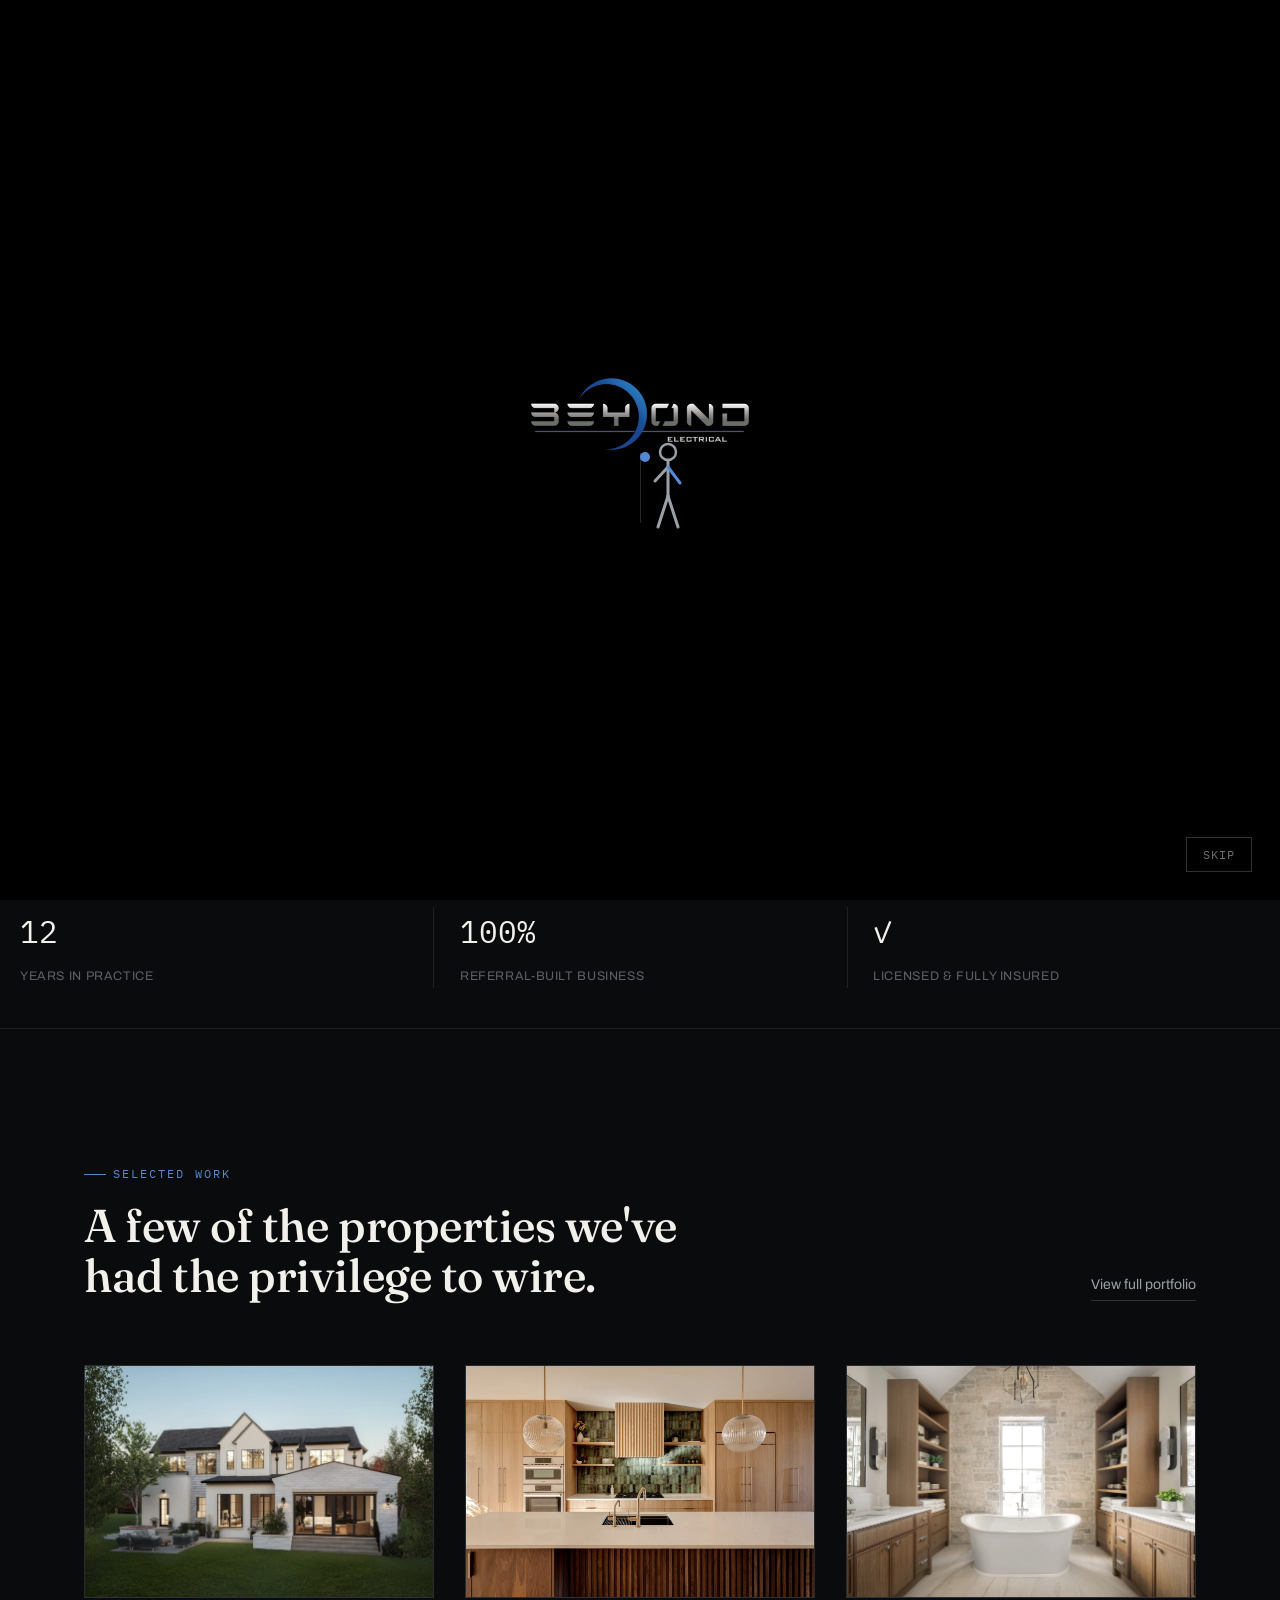
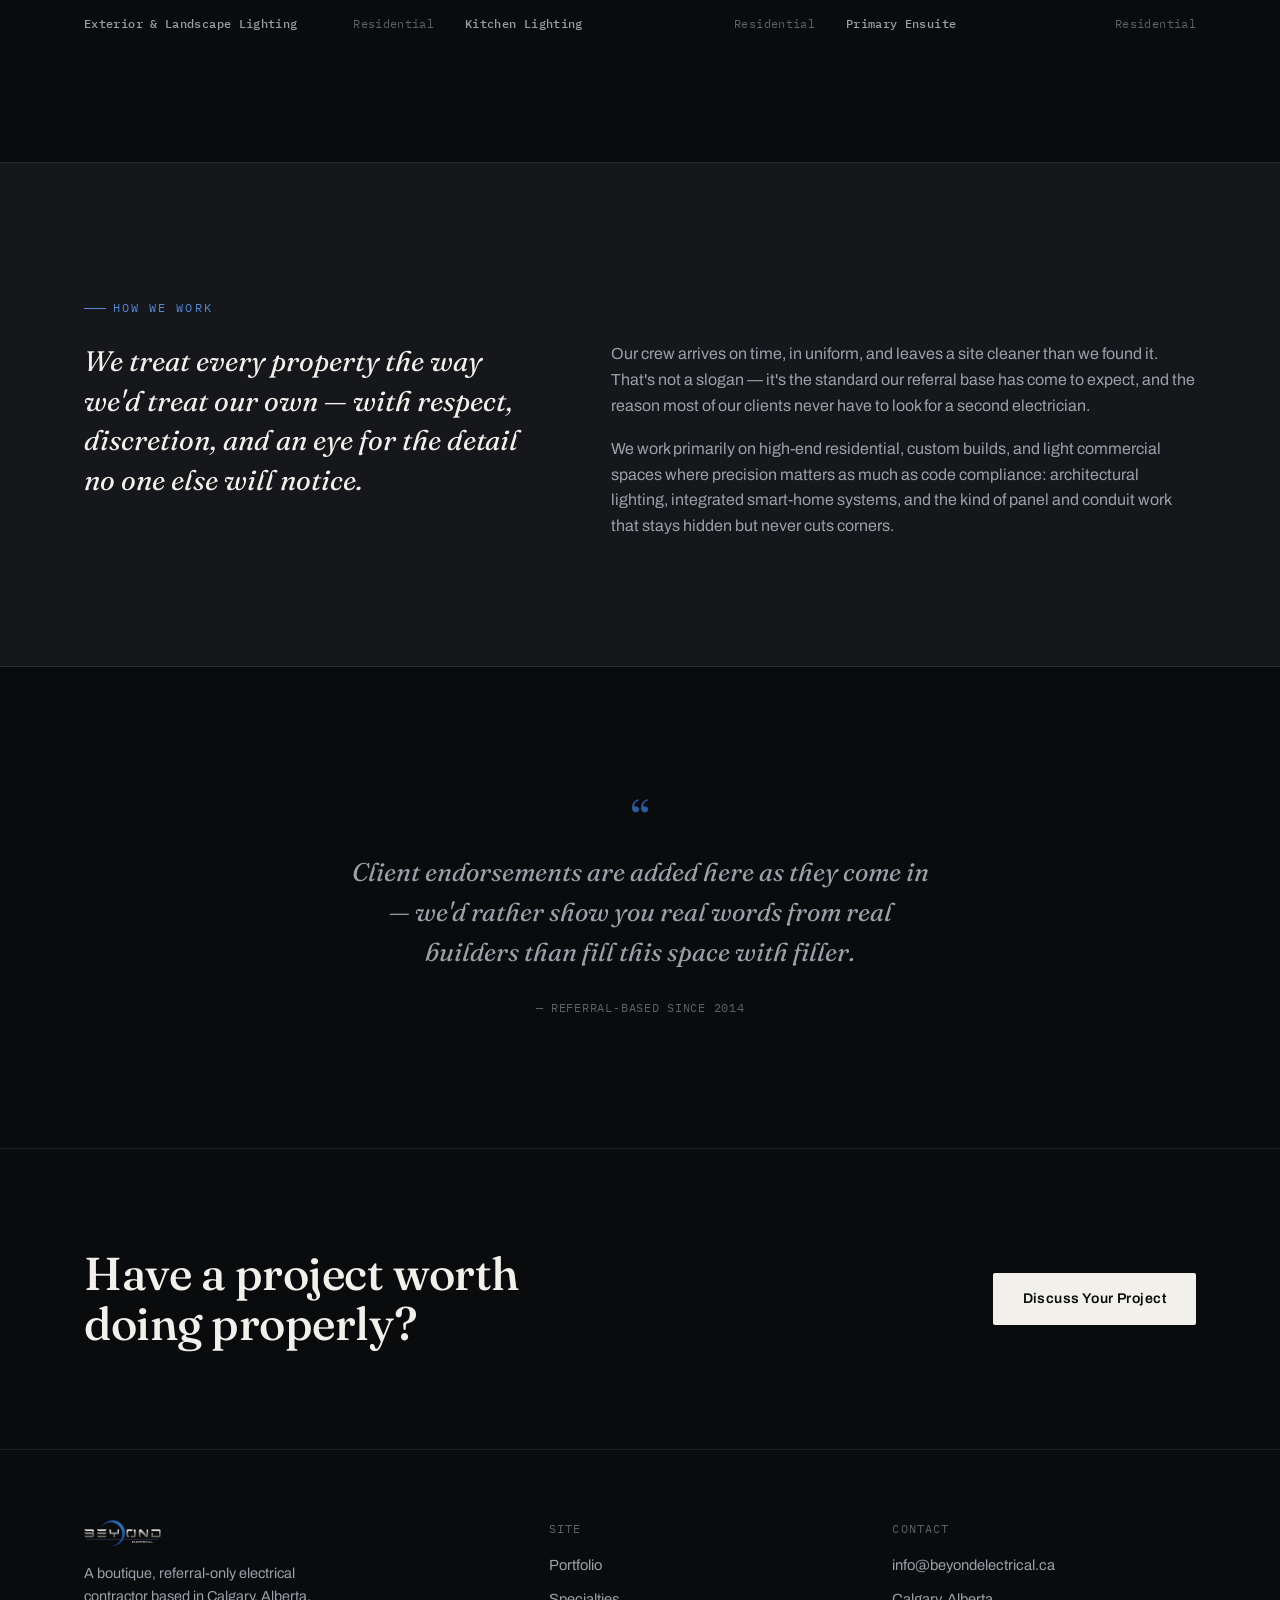
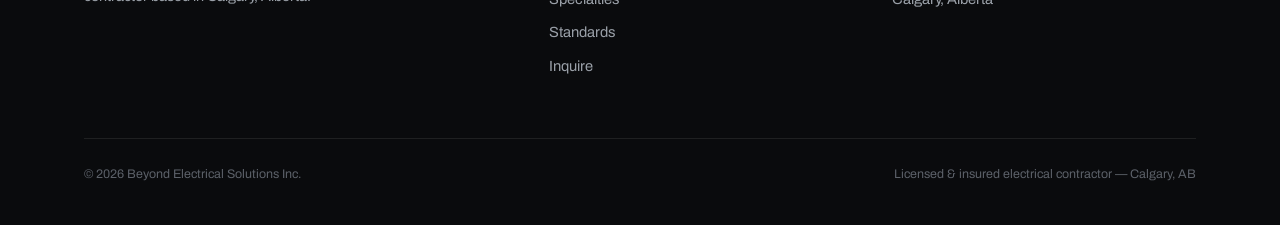
<file: index.html>
<!DOCTYPE html>
<html lang="en">
<head>
<meta charset="UTF-8">
<meta name="viewport" content="width=device-width, initial-scale=1.0">
<title>Beyond Electrical Solutions — Calgary, AB</title>
<meta name="description" content="A boutique, referral-only electrical contractor serving Calgary's custom home builders, architects, and discerning property owners for 12 years.">
<link rel="icon" type="image/png" href="assets/favicon.png">
<link rel="stylesheet" href="css/styles.css">
<link rel="stylesheet" href="css/intro.css">
</head>
<body>

<div id="introOverlay">
  <div class="intro-stage">
    <img src="assets/logo.png" alt="" class="intro-logo">
    <div class="intro-cord">
      <div class="intro-cord-handle"></div>
    </div>
    <svg class="intro-character" viewBox="0 0 46 90" fill="none" xmlns="http://www.w3.org/2000/svg" aria-hidden="true">
      <circle cx="23" cy="13" r="8" stroke="#9aa0a8" stroke-width="2.5"/>
      <line x1="23" y1="21" x2="23" y2="57" stroke="#9aa0a8" stroke-width="3" stroke-linecap="round"/>
      <line x1="23" y1="57" x2="13" y2="88" stroke="#9aa0a8" stroke-width="3" stroke-linecap="round"/>
      <line x1="23" y1="57" x2="33" y2="88" stroke="#9aa0a8" stroke-width="3" stroke-linecap="round"/>
      <line x1="23" y1="28" x2="10" y2="42" stroke="#9aa0a8" stroke-width="3" stroke-linecap="round"/>
      <line class="arm" x1="23" y1="28" x2="35" y2="44" stroke="#5488d6" stroke-width="3" stroke-linecap="round"/>
    </svg>
  </div>
  <button class="intro-skip" type="button">Skip</button>
</div>

<header class="site">
  <div class="container nav-row">
    <a href="index.html" class="brand"><img src="assets/logo.png" alt="Beyond Electrical Solutions"></a>
    <nav class="primary links" id="primaryNav">
      <a href="index.html" class="active">Home</a>
      <a href="portfolio.html">Portfolio</a>
      <a href="specialties.html">Specialties</a>
      <a href="standards.html">Standards</a>
      <a href="inquire.html">Inquire</a>
      <a href="inquire.html" class="btn-inquire" style="margin-top:10px;">Partner With Us</a>
    </nav>
    <a href="inquire.html" class="btn-inquire desktop-only">Partner With Us</a>
    <button class="nav-toggle" id="navToggle" aria-label="Toggle navigation">&#9776;</button>
  </div>
</header>

<section class="hero">
  <svg class="hero-crescent" viewBox="0 0 600 600" xmlns="http://www.w3.org/2000/svg">
    <defs>
      <linearGradient id="crescentGrad" x1="0%" y1="0%" x2="100%" y2="100%">
        <stop offset="0%" stop-color="#5488d6"/>
        <stop offset="100%" stop-color="#12224f"/>
      </linearGradient>
      <mask id="crescentMask">
        <rect width="600" height="600" fill="white"/>
        <circle cx="240" cy="300" r="185" fill="black"/>
      </mask>
    </defs>
    <circle cx="330" cy="300" r="220" fill="url(#crescentGrad)" mask="url(#crescentMask)"/>
  </svg>
  <div class="container hero-inner">
    <span class="eyebrow reveal in">Beyond Electrical &mdash; Calgary, AB</span>
    <h1 class="reveal in">Twelve years of quiet, exacting craftsmanship.</h1>
    <p class="lede reveal in">We're a boutique electrical contractor working almost entirely by referral &mdash; trusted by custom home builders, architects, and property owners in Calgary who expect the work done right the first time.</p>
    <div class="hero-cta reveal in">
      <a href="inquire.html" class="btn-primary">Discuss Your Project</a>
      <a href="portfolio.html" class="link-ghost">View Our Work</a>
    </div>
  </div>
</section>

<section class="stats">
  <div class="container stats-row">
    <div class="stat reveal">
      <span class="num">12</span>
      <span class="label">Years in Practice</span>
    </div>
    <div class="stat reveal">
      <span class="num">100%</span>
      <span class="label">Referral&#8209;Built Business</span>
    </div>
    <div class="stat reveal">
      <span class="num">&#10003;</span>
      <span class="label">Licensed &amp; Fully Insured</span>
    </div>
  </div>
</section>

<section class="section">
  <div class="container">
    <div class="section-head reveal">
      <div>
        <span class="eyebrow">Selected Work</span>
        <h2>A few of the properties we've had the privilege to wire.</h2>
      </div>
      <a href="portfolio.html" class="link-ghost">View full portfolio</a>
    </div>

    <div class="work-grid">
      <div>
        <div class="plate has-photo reveal">
          <img src="assets/portfolio/exterior-twilight.jpg" alt="Exterior and landscape lighting on a custom residence" loading="lazy">
        </div>
        <div class="work-caption"><strong>Exterior &amp; Landscape Lighting</strong><span>Residential</span></div>
      </div>
      <div>
        <div class="plate has-photo reveal">
          <img src="assets/portfolio/kitchen-island.jpg" alt="Kitchen island pendant lighting" loading="lazy">
        </div>
        <div class="work-caption"><strong>Kitchen Lighting</strong><span>Residential</span></div>
      </div>
      <div>
        <div class="plate has-photo reveal">
          <img src="assets/portfolio/primary-ensuite.jpg" alt="Primary ensuite bathroom lighting" loading="lazy">
        </div>
        <div class="work-caption"><strong>Primary Ensuite</strong><span>Residential</span></div>
      </div>
    </div>
  </div>
</section>

<section class="section" style="background:var(--bg-panel); border-top:1px solid var(--hairline); border-bottom:1px solid var(--hairline);">
  <div class="container">
    <span class="eyebrow reveal">How We Work</span>
    <div class="editorial" style="margin-top:24px;">
      <p class="lead-line reveal">We treat every property the way we'd treat our own &mdash; with respect, discretion, and an eye for the detail no one else will notice.</p>
      <div class="body-col reveal">
        <p>Our crew arrives on time, in uniform, and leaves a site cleaner than we found it. That's not a slogan &mdash; it's the standard our referral base has come to expect, and the reason most of our clients never have to look for a second electrician.</p>
        <p>We work primarily on high-end residential, custom builds, and light commercial spaces where precision matters as much as code compliance: architectural lighting, integrated smart-home systems, and the kind of panel and conduit work that stays hidden but never cuts corners.</p>
      </div>
    </div>
  </div>
</section>

<section class="section">
  <div class="container endorsement reveal">
    <div class="mark">&ldquo;</div>
    <blockquote>Client endorsements are added here as they come in &mdash; we'd rather show you real words from real builders than fill this space with filler.</blockquote>
    <cite>&mdash; Referral&#8209;based since 2014</cite>
  </div>
</section>

<section class="cta-banner">
  <div class="container cta-banner-inner">
    <h2 class="reveal">Have a project worth doing properly?</h2>
    <a href="inquire.html" class="btn-primary reveal">Discuss Your Project</a>
  </div>
</section>

<footer class="site">
  <div class="container">
    <div class="footer-grid">
      <div>
        <img src="assets/logo.png" alt="Beyond Electrical Solutions">
        <p>A boutique, referral&#8209;only electrical contractor based in Calgary, Alberta.</p>
      </div>
      <div class="footer-col">
        <h4>Site</h4>
        <a href="portfolio.html">Portfolio</a>
        <a href="specialties.html">Specialties</a>
        <a href="standards.html">Standards</a>
        <a href="inquire.html">Inquire</a>
      </div>
      <div class="footer-col">
        <h4>Contact</h4>
        <a href="mailto:info@beyondelectrical.ca">info@beyondelectrical.ca</a>
        <p>Calgary, Alberta</p>
      </div>
    </div>
    <div class="footer-bottom">
      <span>&copy; 2026 Beyond Electrical Solutions Inc.</span>
      <span>Licensed &amp; insured electrical contractor &mdash; Calgary, AB</span>
    </div>
  </div>
</footer>

<script src="js/main.js"></script>
<script src="js/intro.js"></script>
</body>
</html>
</file>
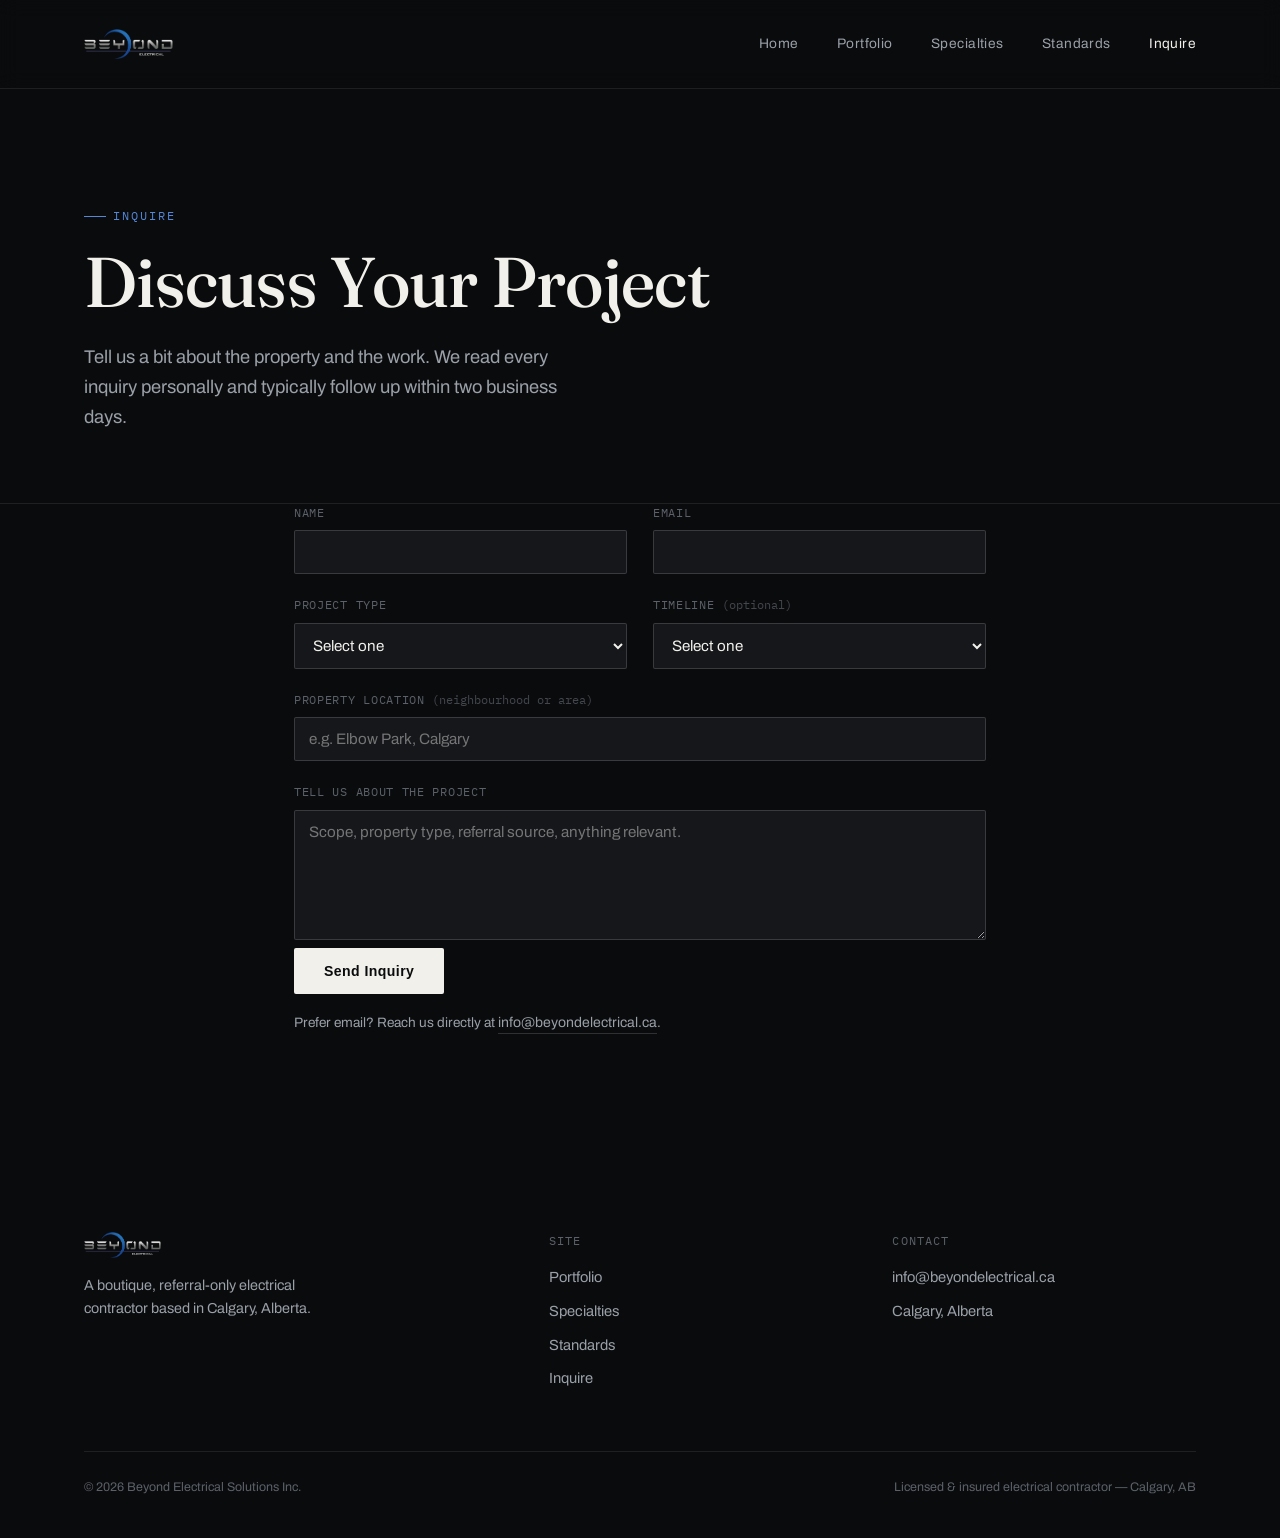
<file: inquire.html>
<!DOCTYPE html>
<html lang="en">
<head>
<meta charset="UTF-8">
<meta name="viewport" content="width=device-width, initial-scale=1.0">
<title>Inquire — Beyond Electrical Solutions</title>
<meta name="description" content="Discuss your project with Beyond Electrical Solutions, a referral-only electrical contractor in Calgary, AB.">
<link rel="icon" type="image/png" href="assets/favicon.png">
<link rel="stylesheet" href="css/styles.css">
</head>
<body>

<header class="site">
  <div class="container nav-row">
    <a href="index.html" class="brand"><img src="assets/logo.png" alt="Beyond Electrical Solutions"></a>
    <nav class="primary links" id="primaryNav">
      <a href="index.html">Home</a>
      <a href="portfolio.html">Portfolio</a>
      <a href="specialties.html">Specialties</a>
      <a href="standards.html">Standards</a>
      <a href="inquire.html" class="active">Inquire</a>
    </nav>
    <button class="nav-toggle" id="navToggle" aria-label="Toggle navigation">&#9776;</button>
  </div>
</header>

<section class="page-hero">
  <div class="container">
    <span class="eyebrow">Inquire</span>
    <h1>Discuss Your Project</h1>
    <p class="lede">Tell us a bit about the property and the work. We read every inquiry personally and typically follow up within two business days.</p>
  </div>
</section>

<section class="section" style="padding-top:0;">
  <div class="container" style="max-width: 820px;">
    <form id="inquireForm" novalidate>
      <div class="form-grid">
        <div class="field">
          <label for="name">Name</label>
          <input type="text" id="name" name="name" required>
        </div>
        <div class="field">
          <label for="email">Email</label>
          <input type="email" id="email" name="email" required>
        </div>
        <div class="field">
          <label for="projectType">Project Type</label>
          <select id="projectType" name="projectType" required>
            <option value="" disabled selected>Select one</option>
            <option>Custom Residential Wiring</option>
            <option>Architectural &amp; Custom Lighting</option>
            <option>Solar PV Systems</option>
            <option>EV Charging</option>
            <option>Panel &amp; Service Upgrades</option>
            <option>Design-Build Commercial</option>
            <option>Not sure yet</option>
          </select>
        </div>
        <div class="field">
          <label for="timeline">Timeline <span class="opt">(optional)</span></label>
          <select id="timeline" name="timeline">
            <option value="" selected>Select one</option>
            <option>As soon as possible</option>
            <option>1&ndash;3 months</option>
            <option>3&ndash;6 months</option>
            <option>Just exploring options</option>
          </select>
        </div>
        <div class="field full">
          <label for="location">Property Location <span class="opt">(neighbourhood or area)</span></label>
          <input type="text" id="location" name="location" placeholder="e.g. Elbow Park, Calgary">
        </div>
        <div class="field full">
          <label for="message">Tell us about the project</label>
          <textarea id="message" name="message" required placeholder="Scope, property type, referral source, anything relevant."></textarea>
        </div>
      </div>

      <button type="submit" class="btn-primary" style="margin-top:8px; border:none; cursor:pointer;">Send Inquiry</button>
      <p class="form-note">Prefer email? Reach us directly at <a href="mailto:info@beyondelectrical.ca" class="link-ghost">info@beyondelectrical.ca</a>.</p>
      <p class="form-status" id="formStatus"></p>
    </form>
  </div>
</section>

<footer class="site">
  <div class="container">
    <div class="footer-grid">
      <div>
        <img src="assets/logo.png" alt="Beyond Electrical Solutions">
        <p>A boutique, referral&#8209;only electrical contractor based in Calgary, Alberta.</p>
      </div>
      <div class="footer-col">
        <h4>Site</h4>
        <a href="portfolio.html">Portfolio</a>
        <a href="specialties.html">Specialties</a>
        <a href="standards.html">Standards</a>
        <a href="inquire.html">Inquire</a>
      </div>
      <div class="footer-col">
        <h4>Contact</h4>
        <a href="mailto:info@beyondelectrical.ca">info@beyondelectrical.ca</a>
        <p>Calgary, Alberta</p>
      </div>
    </div>
    <div class="footer-bottom">
      <span>&copy; 2026 Beyond Electrical Solutions Inc.</span>
      <span>Licensed &amp; insured electrical contractor &mdash; Calgary, AB</span>
    </div>
  </div>
</footer>

<script src="js/main.js"></script>
<script src="js/inquire-form.js"></script>
</body>
</html>
</file>
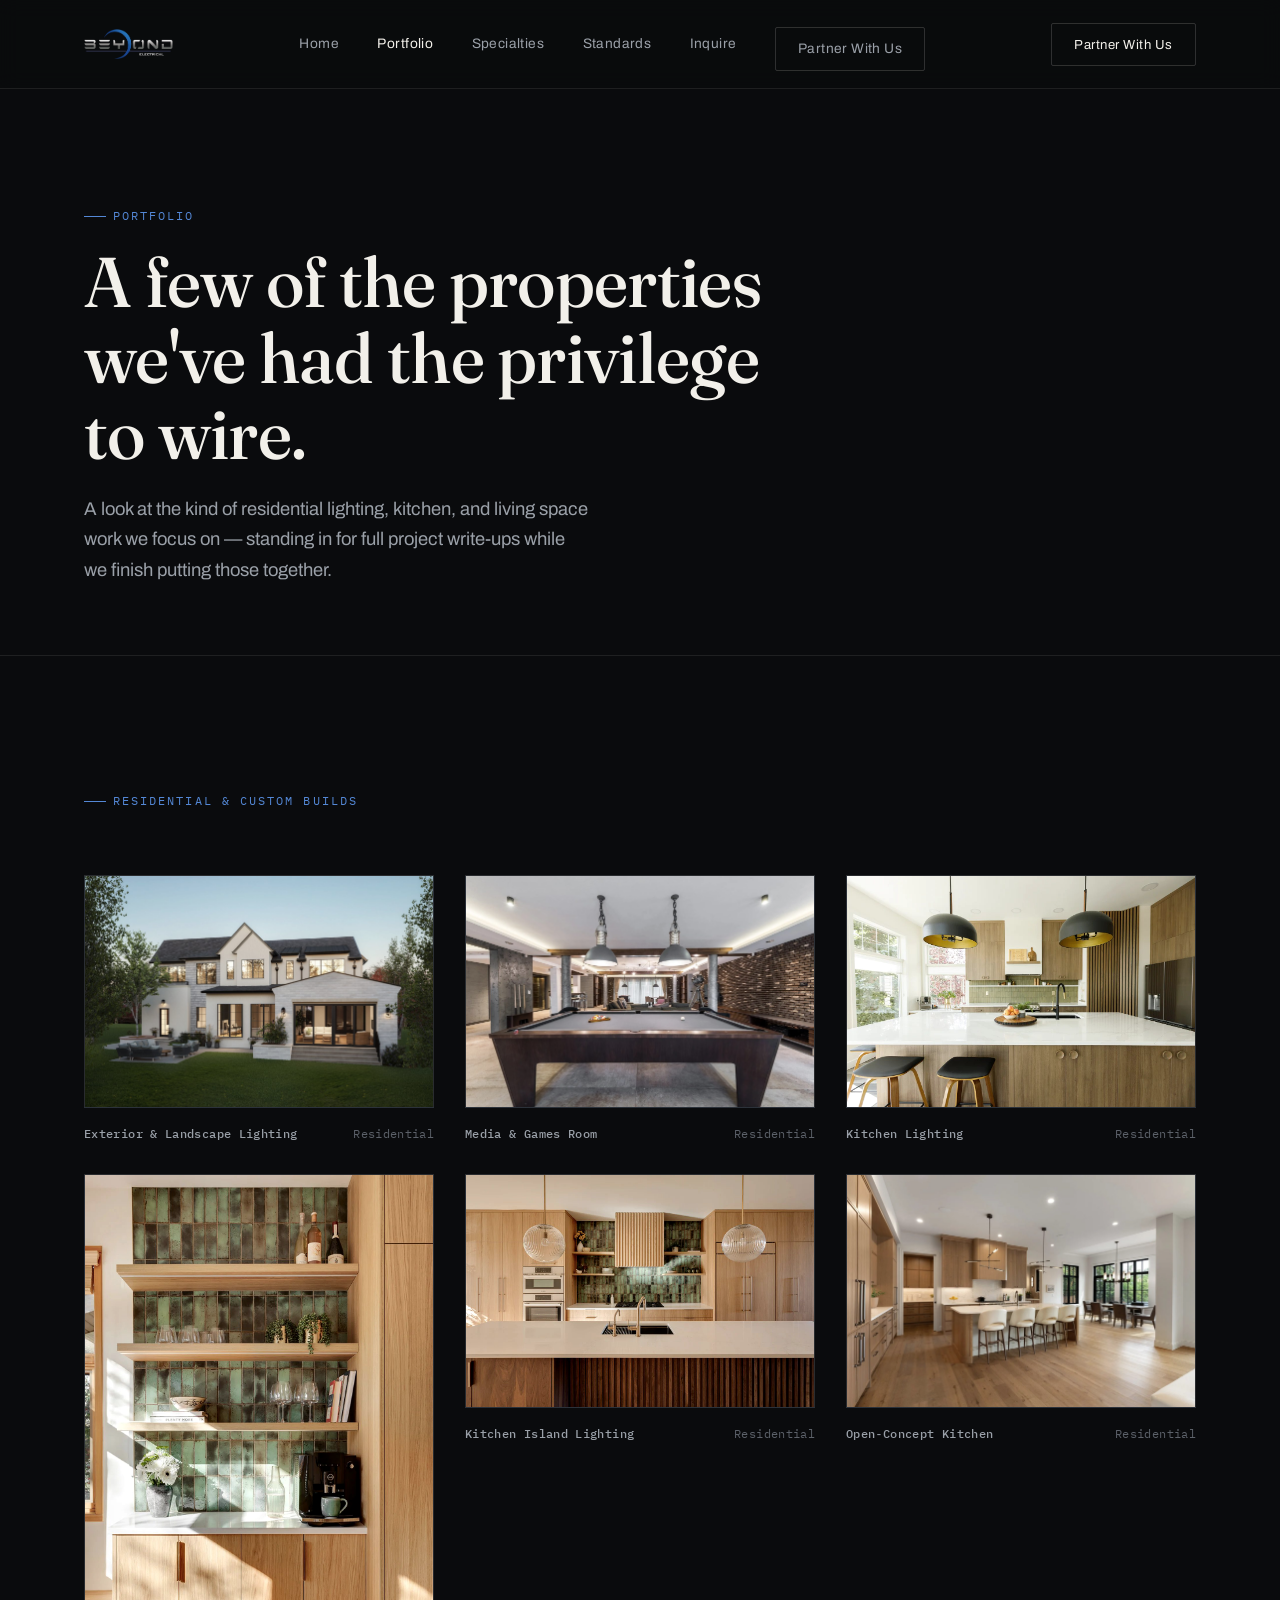
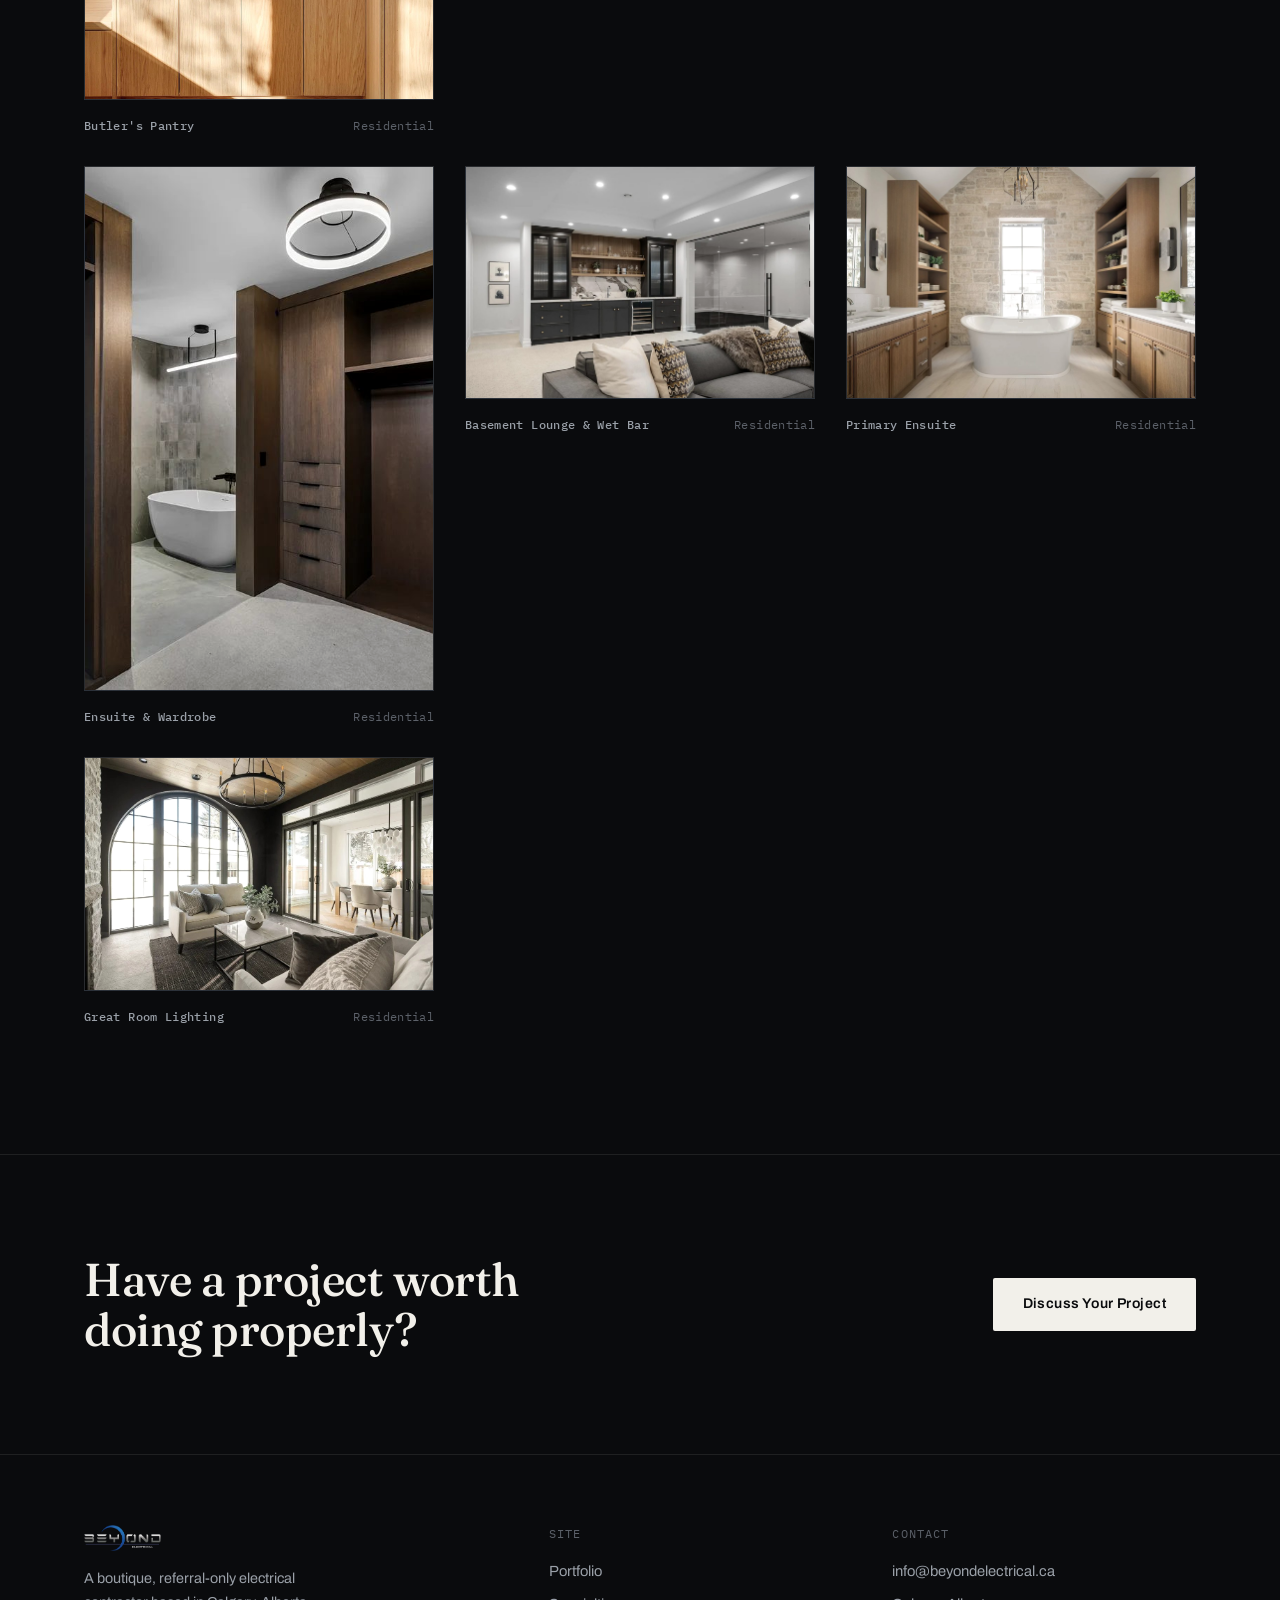
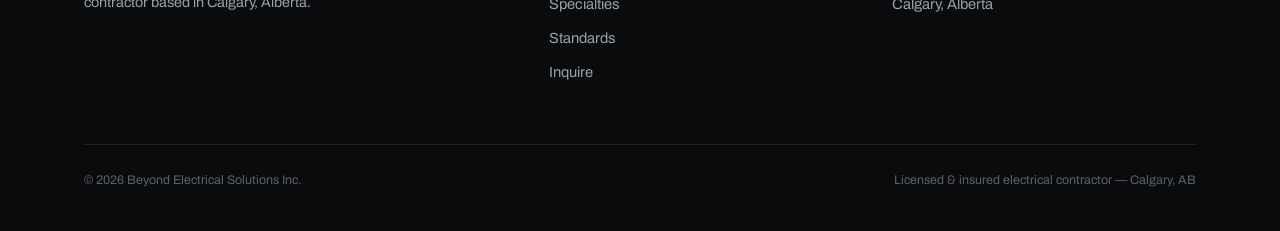
<file: portfolio.html>
<!DOCTYPE html>
<html lang="en">
<head>
<meta charset="UTF-8">
<meta name="viewport" content="width=device-width, initial-scale=1.0">
<title>Portfolio — Beyond Electrical Solutions</title>
<meta name="description" content="Selected residential, lighting, and commercial electrical projects by Beyond Electrical Solutions, Calgary AB.">
<link rel="icon" type="image/png" href="assets/favicon.png">
<link rel="stylesheet" href="css/styles.css">
</head>
<body>

<header class="site">
  <div class="container nav-row">
    <a href="index.html" class="brand"><img src="assets/logo.png" alt="Beyond Electrical Solutions"></a>
    <nav class="primary links" id="primaryNav">
      <a href="index.html">Home</a>
      <a href="portfolio.html" class="active">Portfolio</a>
      <a href="specialties.html">Specialties</a>
      <a href="standards.html">Standards</a>
      <a href="inquire.html">Inquire</a>
      <a href="inquire.html" class="btn-inquire" style="margin-top:10px;">Partner With Us</a>
    </nav>
    <a href="inquire.html" class="btn-inquire desktop-only">Partner With Us</a>
    <button class="nav-toggle" id="navToggle" aria-label="Toggle navigation">&#9776;</button>
  </div>
</header>

<section class="page-hero">
  <div class="container">
    <span class="eyebrow">Portfolio</span>
    <h1>A few of the properties we've had the privilege to wire.</h1>
    <p class="lede">A look at the kind of residential lighting, kitchen, and living space work we focus on &mdash; standing in for full project write-ups while we finish putting those together.</p>
  </div>
</section>

<section class="section">
  <div class="container">
    <div class="section-head reveal">
      <div>
        <span class="eyebrow">Residential &amp; Custom Builds</span>
      </div>
    </div>
    <div class="work-grid">
      <div>
        <div class="plate has-photo reveal">
          <img src="assets/portfolio/exterior-twilight.jpg" alt="Exterior and landscape lighting on a custom residence" loading="lazy">
        </div>
        <div class="work-caption"><strong>Exterior &amp; Landscape Lighting</strong><span>Residential</span></div>
      </div>
      <div>
        <div class="plate has-photo reveal">
          <img src="assets/portfolio/media-room.jpg" alt="Basement media room and games room lighting" loading="lazy">
        </div>
        <div class="work-caption"><strong>Media &amp; Games Room</strong><span>Residential</span></div>
      </div>
      <div>
        <div class="plate has-photo reveal">
          <img src="assets/portfolio/kitchen-pendants.jpg" alt="Kitchen pendant lighting over island" loading="lazy">
        </div>
        <div class="work-caption"><strong>Kitchen Lighting</strong><span>Residential</span></div>
      </div>
      <div>
        <div class="plate has-photo portrait reveal">
          <img src="assets/portfolio/butlers-pantry.jpg" alt="Butler's pantry and bar area lighting" loading="lazy">
        </div>
        <div class="work-caption"><strong>Butler's Pantry</strong><span>Residential</span></div>
      </div>
      <div>
        <div class="plate has-photo reveal">
          <img src="assets/portfolio/kitchen-island.jpg" alt="Kitchen island lighting with wood tones" loading="lazy">
        </div>
        <div class="work-caption"><strong>Kitchen Island Lighting</strong><span>Residential</span></div>
      </div>
      <div>
        <div class="plate has-photo reveal">
          <img src="assets/portfolio/open-concept-kitchen.jpg" alt="Open concept kitchen and dining lighting" loading="lazy">
        </div>
        <div class="work-caption"><strong>Open&#8209;Concept Kitchen</strong><span>Residential</span></div>
      </div>
      <div>
        <div class="plate has-photo portrait reveal">
          <img src="assets/portfolio/ensuite-wardrobe.jpg" alt="Ensuite and wardrobe lighting" loading="lazy">
        </div>
        <div class="work-caption"><strong>Ensuite &amp; Wardrobe</strong><span>Residential</span></div>
      </div>
      <div>
        <div class="plate has-photo reveal">
          <img src="assets/portfolio/basement-lounge.jpg" alt="Basement lounge and wet bar lighting" loading="lazy">
        </div>
        <div class="work-caption"><strong>Basement Lounge &amp; Wet Bar</strong><span>Residential</span></div>
      </div>
      <div>
        <div class="plate has-photo reveal">
          <img src="assets/portfolio/primary-ensuite.jpg" alt="Primary ensuite bathroom lighting" loading="lazy">
        </div>
        <div class="work-caption"><strong>Primary Ensuite</strong><span>Residential</span></div>
      </div>
      <div>
        <div class="plate has-photo reveal">
          <img src="assets/portfolio/great-room.jpg" alt="Great room lighting with arched window" loading="lazy">
        </div>
        <div class="work-caption"><strong>Great Room Lighting</strong><span>Residential</span></div>
      </div>
    </div>
  </div>
</section>

<section class="cta-banner">
  <div class="container cta-banner-inner">
    <h2 class="reveal">Have a project worth doing properly?</h2>
    <a href="inquire.html" class="btn-primary reveal">Discuss Your Project</a>
  </div>
</section>

<footer class="site">
  <div class="container">
    <div class="footer-grid">
      <div>
        <img src="assets/logo.png" alt="Beyond Electrical Solutions">
        <p>A boutique, referral&#8209;only electrical contractor based in Calgary, Alberta.</p>
      </div>
      <div class="footer-col">
        <h4>Site</h4>
        <a href="portfolio.html">Portfolio</a>
        <a href="specialties.html">Specialties</a>
        <a href="standards.html">Standards</a>
        <a href="inquire.html">Inquire</a>
      </div>
      <div class="footer-col">
        <h4>Contact</h4>
        <a href="mailto:info@beyondelectrical.ca">info@beyondelectrical.ca</a>
        <p>Calgary, Alberta</p>
      </div>
    </div>
    <div class="footer-bottom">
      <span>&copy; 2026 Beyond Electrical Solutions Inc.</span>
      <span>Licensed &amp; insured electrical contractor &mdash; Calgary, AB</span>
    </div>
  </div>
</footer>

<script src="js/main.js"></script>
</body>
</html>
</file>
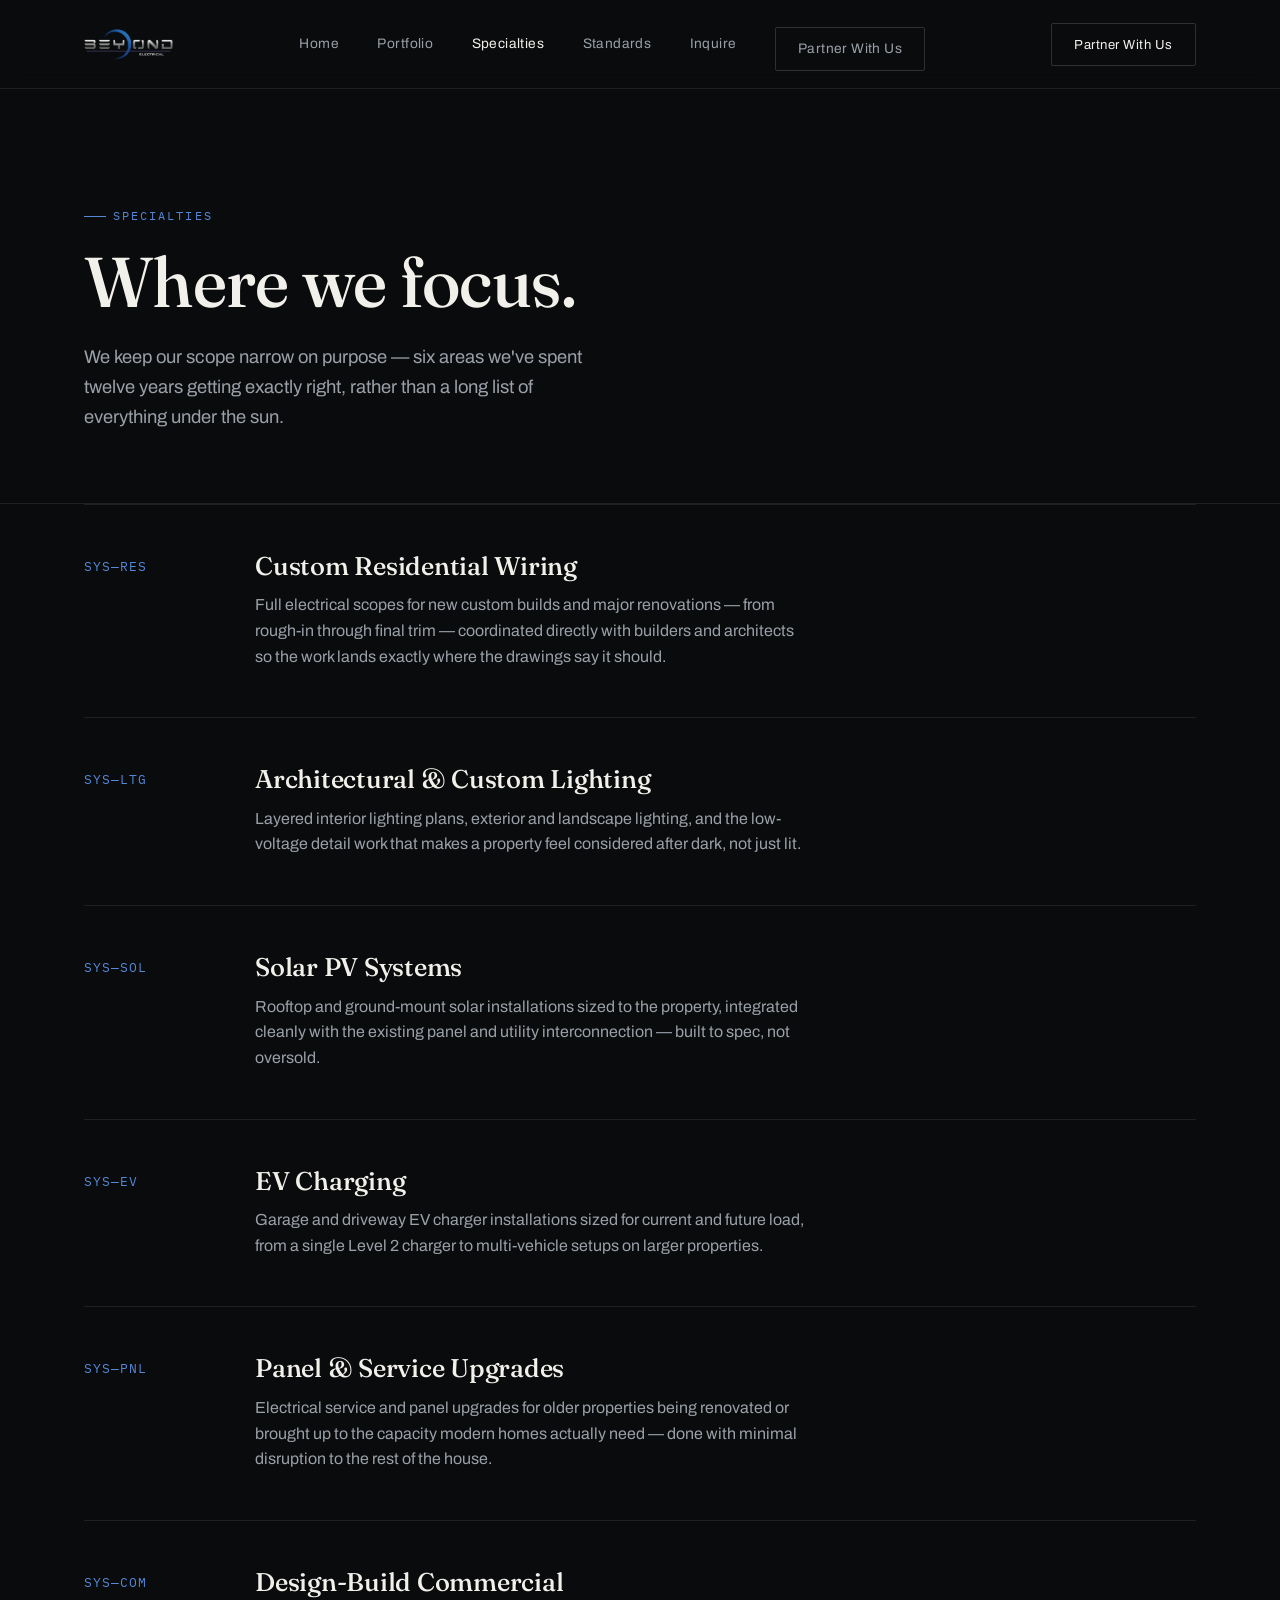
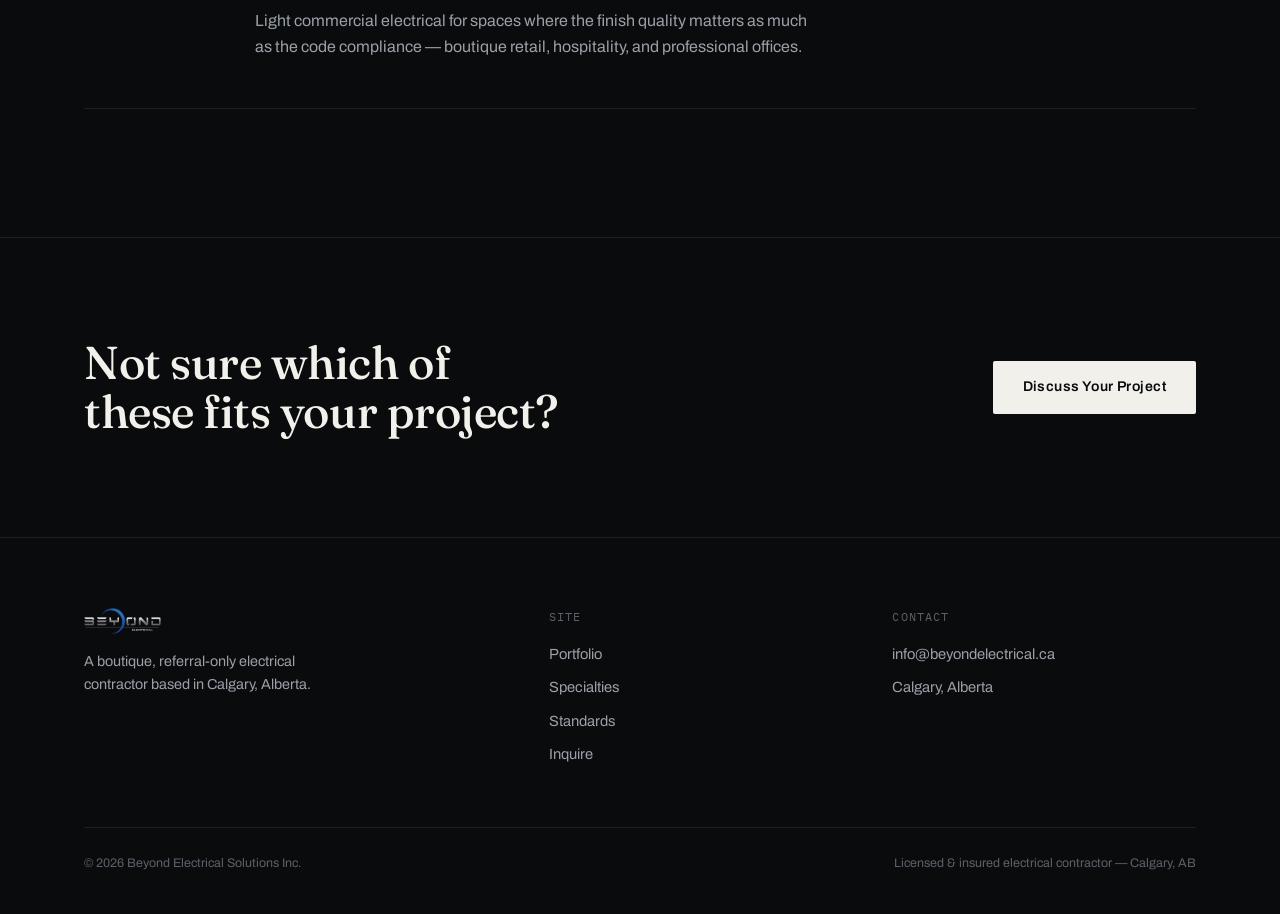
<file: specialties.html>
<!DOCTYPE html>
<html lang="en">
<head>
<meta charset="UTF-8">
<meta name="viewport" content="width=device-width, initial-scale=1.0">
<title>Specialties — Beyond Electrical Solutions</title>
<meta name="description" content="Custom residential wiring, architectural lighting, solar PV, EV charging, panel upgrades, and design-build commercial electrical — Beyond Electrical Solutions, Calgary AB.">
<link rel="icon" type="image/png" href="assets/favicon.png">
<link rel="stylesheet" href="css/styles.css">
</head>
<body>

<header class="site">
  <div class="container nav-row">
    <a href="index.html" class="brand"><img src="assets/logo.png" alt="Beyond Electrical Solutions"></a>
    <nav class="primary links" id="primaryNav">
      <a href="index.html">Home</a>
      <a href="portfolio.html">Portfolio</a>
      <a href="specialties.html" class="active">Specialties</a>
      <a href="standards.html">Standards</a>
      <a href="inquire.html">Inquire</a>
      <a href="inquire.html" class="btn-inquire" style="margin-top:10px;">Partner With Us</a>
    </nav>
    <a href="inquire.html" class="btn-inquire desktop-only">Partner With Us</a>
    <button class="nav-toggle" id="navToggle" aria-label="Toggle navigation">&#9776;</button>
  </div>
</header>

<section class="page-hero">
  <div class="container">
    <span class="eyebrow">Specialties</span>
    <h1>Where we focus.</h1>
    <p class="lede">We keep our scope narrow on purpose &mdash; six areas we've spent twelve years getting exactly right, rather than a long list of everything under the sun.</p>
  </div>
</section>

<section class="section" style="padding-top:0;">
  <div class="container">
    <div class="specialty-list">

      <div class="specialty-row reveal">
        <span class="code">SYS&mdash;RES</span>
        <div>
          <h3>Custom Residential Wiring</h3>
          <p>Full electrical scopes for new custom builds and major renovations &mdash; from rough-in through final trim &mdash; coordinated directly with builders and architects so the work lands exactly where the drawings say it should.</p>
        </div>
      </div>

      <div class="specialty-row reveal">
        <span class="code">SYS&mdash;LTG</span>
        <div>
          <h3>Architectural &amp; Custom Lighting</h3>
          <p>Layered interior lighting plans, exterior and landscape lighting, and the low-voltage detail work that makes a property feel considered after dark, not just lit.</p>
        </div>
      </div>

      <div class="specialty-row reveal">
        <span class="code">SYS&mdash;SOL</span>
        <div>
          <h3>Solar PV Systems</h3>
          <p>Rooftop and ground-mount solar installations sized to the property, integrated cleanly with the existing panel and utility interconnection &mdash; built to spec, not oversold.</p>
        </div>
      </div>

      <div class="specialty-row reveal">
        <span class="code">SYS&mdash;EV</span>
        <div>
          <h3>EV Charging</h3>
          <p>Garage and driveway EV charger installations sized for current and future load, from a single Level 2 charger to multi-vehicle setups on larger properties.</p>
        </div>
      </div>

      <div class="specialty-row reveal">
        <span class="code">SYS&mdash;PNL</span>
        <div>
          <h3>Panel &amp; Service Upgrades</h3>
          <p>Electrical service and panel upgrades for older properties being renovated or brought up to the capacity modern homes actually need &mdash; done with minimal disruption to the rest of the house.</p>
        </div>
      </div>

      <div class="specialty-row reveal">
        <span class="code">SYS&mdash;COM</span>
        <div>
          <h3>Design&#8209;Build Commercial</h3>
          <p>Light commercial electrical for spaces where the finish quality matters as much as the code compliance &mdash; boutique retail, hospitality, and professional offices.</p>
        </div>
      </div>

    </div>
  </div>
</section>

<section class="cta-banner">
  <div class="container cta-banner-inner">
    <h2 class="reveal">Not sure which of these fits your project?</h2>
    <a href="inquire.html" class="btn-primary reveal">Discuss Your Project</a>
  </div>
</section>

<footer class="site">
  <div class="container">
    <div class="footer-grid">
      <div>
        <img src="assets/logo.png" alt="Beyond Electrical Solutions">
        <p>A boutique, referral&#8209;only electrical contractor based in Calgary, Alberta.</p>
      </div>
      <div class="footer-col">
        <h4>Site</h4>
        <a href="portfolio.html">Portfolio</a>
        <a href="specialties.html">Specialties</a>
        <a href="standards.html">Standards</a>
        <a href="inquire.html">Inquire</a>
      </div>
      <div class="footer-col">
        <h4>Contact</h4>
        <a href="mailto:info@beyondelectrical.ca">info@beyondelectrical.ca</a>
        <p>Calgary, Alberta</p>
      </div>
    </div>
    <div class="footer-bottom">
      <span>&copy; 2026 Beyond Electrical Solutions Inc.</span>
      <span>Licensed &amp; insured electrical contractor &mdash; Calgary, AB</span>
    </div>
  </div>
</footer>

<script src="js/main.js"></script>
</body>
</html>
</file>
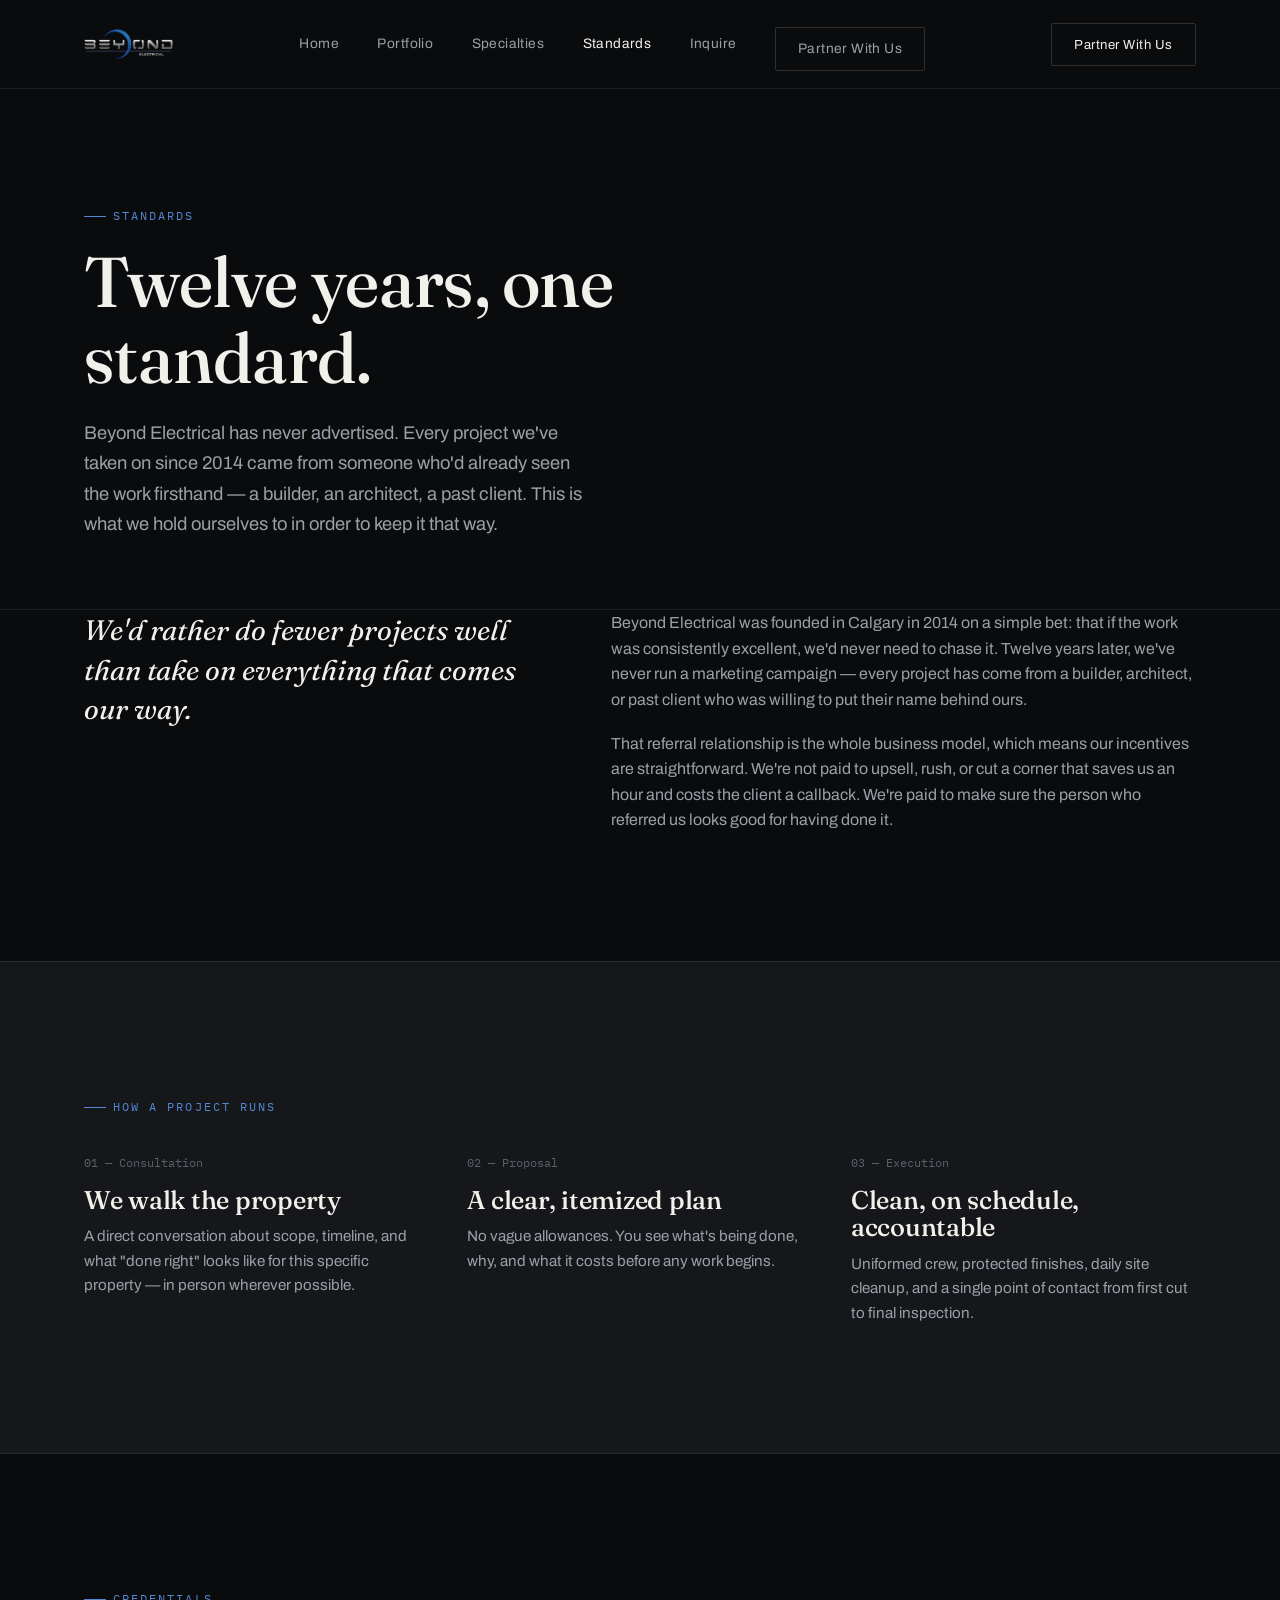
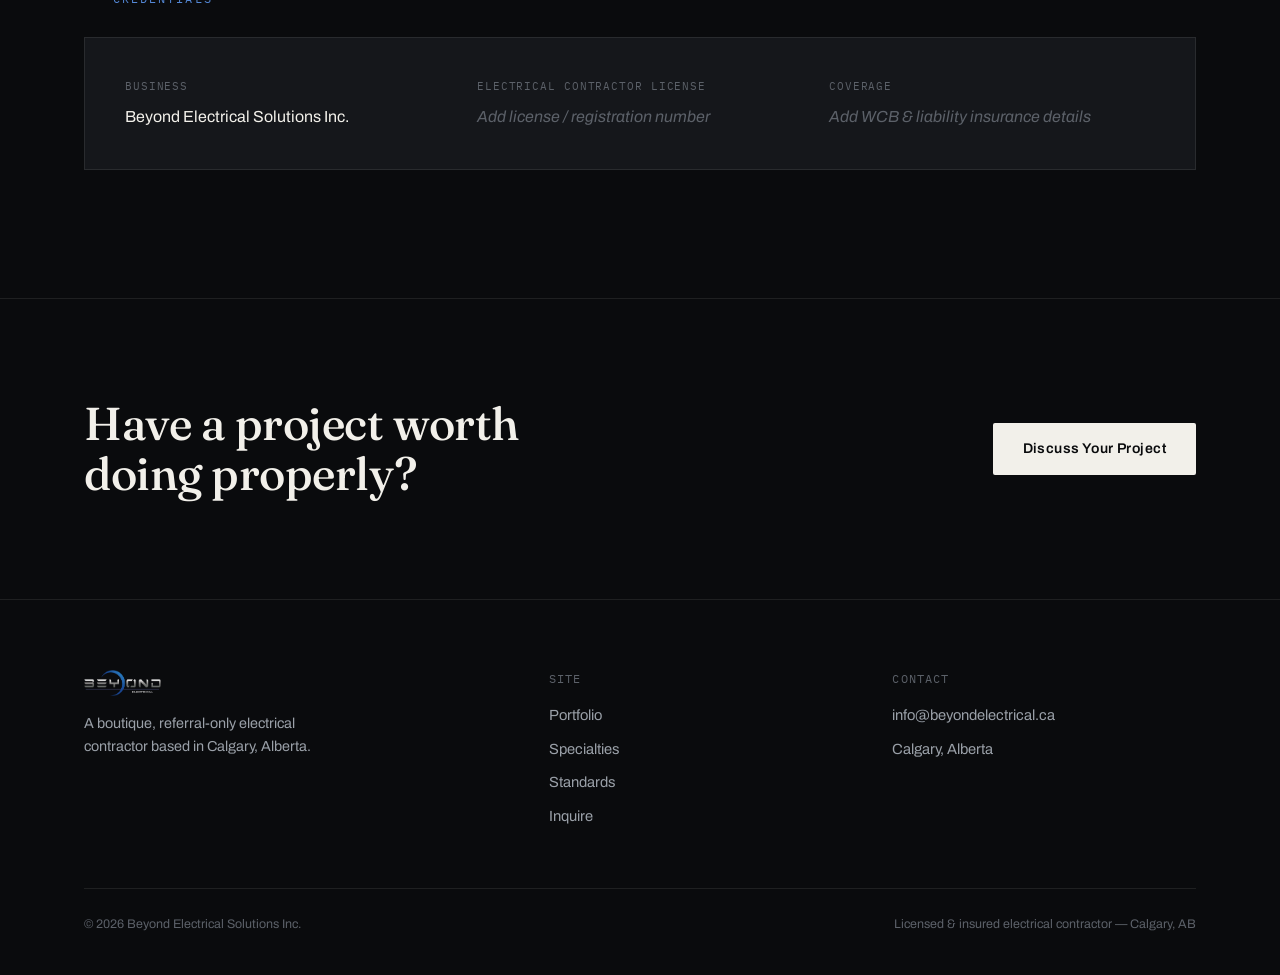
<file: standards.html>
<!DOCTYPE html>
<html lang="en">
<head>
<meta charset="UTF-8">
<meta name="viewport" content="width=device-width, initial-scale=1.0">
<title>Standards — Beyond Electrical Solutions</title>
<meta name="description" content="Twelve years of referral-built electrical work in Calgary — our history, our process, and how we hold ourselves accountable on every property.">
<link rel="icon" type="image/png" href="assets/favicon.png">
<link rel="stylesheet" href="css/styles.css">
</head>
<body>

<header class="site">
  <div class="container nav-row">
    <a href="index.html" class="brand"><img src="assets/logo.png" alt="Beyond Electrical Solutions"></a>
    <nav class="primary links" id="primaryNav">
      <a href="index.html">Home</a>
      <a href="portfolio.html">Portfolio</a>
      <a href="specialties.html">Specialties</a>
      <a href="standards.html" class="active">Standards</a>
      <a href="inquire.html">Inquire</a>
      <a href="inquire.html" class="btn-inquire" style="margin-top:10px;">Partner With Us</a>
    </nav>
    <a href="inquire.html" class="btn-inquire desktop-only">Partner With Us</a>
    <button class="nav-toggle" id="navToggle" aria-label="Toggle navigation">&#9776;</button>
  </div>
</header>

<section class="page-hero">
  <div class="container">
    <span class="eyebrow">Standards</span>
    <h1>Twelve years, one standard.</h1>
    <p class="lede">Beyond Electrical has never advertised. Every project we've taken on since 2014 came from someone who'd already seen the work firsthand &mdash; a builder, an architect, a past client. This is what we hold ourselves to in order to keep it that way.</p>
  </div>
</section>

<section class="section" style="padding-top:0;">
  <div class="container">
    <div class="editorial">
      <p class="lead-line reveal">We'd rather do fewer projects well than take on everything that comes our way.</p>
      <div class="body-col reveal">
        <p>Beyond Electrical was founded in Calgary in 2014 on a simple bet: that if the work was consistently excellent, we'd never need to chase it. Twelve years later, we've never run a marketing campaign &mdash; every project has come from a builder, architect, or past client who was willing to put their name behind ours.</p>
        <p>That referral relationship is the whole business model, which means our incentives are straightforward. We're not paid to upsell, rush, or cut a corner that saves us an hour and costs the client a callback. We're paid to make sure the person who referred us looks good for having done it.</p>
      </div>
    </div>
  </div>
</section>

<section class="section" style="background:var(--bg-panel); border-top:1px solid var(--hairline); border-bottom:1px solid var(--hairline);">
  <div class="container">
    <span class="eyebrow reveal">How a Project Runs</span>
    <div class="process" style="margin-top:36px;">
      <div class="process-step reveal">
        <span class="step-num">01 &mdash; Consultation</span>
        <h3>We walk the property</h3>
        <p>A direct conversation about scope, timeline, and what "done right" looks like for this specific property &mdash; in person wherever possible.</p>
      </div>
      <div class="process-step reveal">
        <span class="step-num">02 &mdash; Proposal</span>
        <h3>A clear, itemized plan</h3>
        <p>No vague allowances. You see what's being done, why, and what it costs before any work begins.</p>
      </div>
      <div class="process-step reveal">
        <span class="step-num">03 &mdash; Execution</span>
        <h3>Clean, on schedule, accountable</h3>
        <p>Uniformed crew, protected finishes, daily site cleanup, and a single point of contact from first cut to final inspection.</p>
      </div>
    </div>
  </div>
</section>

<section class="section">
  <div class="container">
    <span class="eyebrow reveal">Credentials</span>
    <div class="credentials reveal" style="margin-top:28px;">
      <div>
        <span class="cred-label">Business</span>
        <span class="cred-value">Beyond Electrical Solutions Inc.</span>
      </div>
      <div>
        <span class="cred-label">Electrical Contractor License</span>
        <span class="cred-value placeholder">Add license / registration number</span>
      </div>
      <div>
        <span class="cred-label">Coverage</span>
        <span class="cred-value placeholder">Add WCB &amp; liability insurance details</span>
      </div>
    </div>
  </div>
</section>

<section class="cta-banner">
  <div class="container cta-banner-inner">
    <h2 class="reveal">Have a project worth doing properly?</h2>
    <a href="inquire.html" class="btn-primary reveal">Discuss Your Project</a>
  </div>
</section>

<footer class="site">
  <div class="container">
    <div class="footer-grid">
      <div>
        <img src="assets/logo.png" alt="Beyond Electrical Solutions">
        <p>A boutique, referral&#8209;only electrical contractor based in Calgary, Alberta.</p>
      </div>
      <div class="footer-col">
        <h4>Site</h4>
        <a href="portfolio.html">Portfolio</a>
        <a href="specialties.html">Specialties</a>
        <a href="standards.html">Standards</a>
        <a href="inquire.html">Inquire</a>
      </div>
      <div class="footer-col">
        <h4>Contact</h4>
        <a href="mailto:info@beyondelectrical.ca">info@beyondelectrical.ca</a>
        <p>Calgary, Alberta</p>
      </div>
    </div>
    <div class="footer-bottom">
      <span>&copy; 2026 Beyond Electrical Solutions Inc.</span>
      <span>Licensed &amp; insured electrical contractor &mdash; Calgary, AB</span>
    </div>
  </div>
</footer>

<script src="js/main.js"></script>
</body>
</html>
</file>
<file: css/styles.css>
/* ============================================
   Beyond Electrical Solutions — Design Tokens
   ============================================ */

@import url('https://fonts.googleapis.com/css2?family=Fraunces:ital,opsz,wght@0,9..144,300;0,9..144,400;0,9..144,500;0,9..144,600;1,9..144,400;1,9..144,500&family=Archivo:wght@400;500;600;700&family=IBM+Plex+Mono:wght@400;500&display=swap');

:root{
  /* Color */
  --bg:            #0a0b0d;
  --bg-panel:      #15171b;
  --bg-panel-2:    #1c1f24;
  --text:          #f2f0ea;
  --text-muted:    #9aa0a8;
  --text-faint:    #5c6169;
  --blue-deep:     #12224f;
  --blue:          #2c5aa0;
  --blue-bright:   #5488d6;
  --hairline:      rgba(242,240,234,0.09);
  --hairline-strong: rgba(242,240,234,0.16);

  /* Light-context inversions (used sparingly, e.g. printable/email contexts) */
  --bg-light:      #f6f5f2;
  --text-on-light: #16181c;

  /* Type */
  --font-display: 'Fraunces', Georgia, serif;
  --font-body:    'Archivo', -apple-system, BlinkMacSystemFont, sans-serif;
  --font-mono:    'IBM Plex Mono', ui-monospace, monospace;

  /* Layout */
  --container: 1240px;
  --gutter: clamp(24px, 5vw, 64px);
  --radius: 2px;
}

*, *::before, *::after{ box-sizing: border-box; }
html{ scroll-behavior: smooth; }
@media (prefers-reduced-motion: reduce){
  html{ scroll-behavior: auto; }
  *, *::before, *::after{ animation-duration: 0.01ms !important; animation-iteration-count: 1 !important; transition-duration: 0.01ms !important; scroll-behavior: auto !important; }
}

body{
  margin: 0;
  background: var(--bg);
  color: var(--text);
  font-family: var(--font-body);
  font-size: 16px;
  line-height: 1.6;
  -webkit-font-smoothing: antialiased;
}

img{ max-width: 100%; display: block; }
a{ color: inherit; text-decoration: none; }

.container{
  max-width: var(--container);
  margin: 0 auto;
  padding-left: var(--gutter);
  padding-right: var(--gutter);
}

/* ---------- Type scale ---------- */
h1, h2, h3, .display{
  font-family: var(--font-display);
  font-weight: 500;
  line-height: 1.08;
  letter-spacing: -0.01em;
  margin: 0;
}
h1{ font-size: clamp(2.6rem, 5.5vw, 4.6rem); font-weight: 500; }
h2{ font-size: clamp(2rem, 3.6vw, 3rem); font-weight: 500; }
h3{ font-size: clamp(1.3rem, 2vw, 1.7rem); font-weight: 500; }

.eyebrow{
  font-family: var(--font-mono);
  font-size: 0.72rem;
  letter-spacing: 0.18em;
  text-transform: uppercase;
  color: var(--blue-bright);
  display: inline-flex;
  align-items: center;
  gap: 0.6em;
}
.eyebrow::before{
  content: '';
  width: 22px;
  height: 1px;
  background: var(--blue-bright);
  display: inline-block;
}

p{ margin: 0; color: var(--text-muted); }
p.lede{ font-size: 1.15rem; line-height: 1.65; color: var(--text-muted); max-width: 46ch; }

.hairline{ border: none; border-top: 1px solid var(--hairline); margin: 0; }

/* ---------- Header ---------- */
header.site{
  position: sticky;
  top: 0;
  z-index: 50;
  background: rgba(10,11,13,0.82);
  backdrop-filter: blur(10px);
  border-bottom: 1px solid var(--hairline);
}
.nav-row{
  display: flex;
  align-items: center;
  justify-content: space-between;
  height: 88px;
}
.brand img{ height: 30px; width: auto; }
nav.primary{
  display: flex;
  align-items: center;
  gap: clamp(20px, 3vw, 44px);
}
nav.primary a{
  font-size: 0.86rem;
  letter-spacing: 0.03em;
  color: var(--text-muted);
  transition: color 0.2s ease;
  white-space: nowrap;
}
nav.primary a:hover, nav.primary a.active{ color: var(--text); }
.btn-inquire{
  border: 1px solid var(--hairline-strong);
  padding: 10px 22px;
  font-size: 0.82rem;
  letter-spacing: 0.04em;
  border-radius: var(--radius);
  transition: border-color 0.2s ease, background 0.2s ease;
}
.btn-inquire:hover{ border-color: var(--blue-bright); background: rgba(84,136,214,0.08); }

.nav-toggle{
  display: none;
  background: none;
  border: none;
  color: var(--text);
  font-size: 1.6rem;
  cursor: pointer;
}

@media (max-width: 860px){
  nav.primary.links{
    position: fixed;
    inset: 88px 0 0 0;
    background: var(--bg);
    flex-direction: column;
    align-items: flex-start;
    padding: 40px var(--gutter);
    gap: 28px;
    transform: translateY(-8px);
    opacity: 0;
    pointer-events: none;
    transition: opacity 0.25s ease, transform 0.25s ease;
  }
  nav.primary.links a{ font-size: 1.1rem; }
  nav.primary.links.open{ opacity: 1; pointer-events: auto; transform: translateY(0); }
  .nav-toggle{ display: block; }
  .btn-inquire.desktop-only{ display: none; }
}

/* ---------- Hero ---------- */
.hero{
  position: relative;
  overflow: hidden;
  padding: clamp(90px, 14vw, 150px) 0 clamp(70px, 10vw, 110px);
  border-bottom: 1px solid var(--hairline);
}
.hero-crescent{
  position: absolute;
  right: -18%;
  top: 50%;
  transform: translateY(-50%);
  width: min(70vw, 980px);
  height: auto;
  opacity: 0.5;
  pointer-events: none;
}
.hero-inner{ position: relative; z-index: 2; max-width: 780px; }
.hero .eyebrow{ margin-bottom: 22px; }
.hero h1{ margin-bottom: 26px; }
.hero p.lede{ margin-bottom: 40px; }
.hero-cta{ display: flex; gap: 18px; align-items: center; flex-wrap: wrap; }

.btn-primary{
  background: var(--text);
  color: var(--bg);
  padding: 15px 30px;
  font-size: 0.88rem;
  letter-spacing: 0.03em;
  font-weight: 600;
  border-radius: var(--radius);
  transition: background 0.2s ease, transform 0.2s ease;
  display: inline-block;
}
.btn-primary:hover{ background: var(--blue-bright); color: var(--text); }

.link-ghost{
  font-size: 0.88rem;
  color: var(--text-muted);
  border-bottom: 1px solid var(--hairline-strong);
  padding-bottom: 3px;
  transition: color 0.2s ease, border-color 0.2s ease;
}
.link-ghost:hover{ color: var(--text); border-color: var(--blue-bright); }

/* ---------- Stat row ---------- */
.stats{
  border-bottom: 1px solid var(--hairline);
}
.stats-row{
  display: grid;
  grid-template-columns: repeat(3, 1fr);
  padding: 40px 0;
}
.stat{
  text-align: left;
  padding: 0 clamp(10px,2vw,30px);
  border-left: 1px solid var(--hairline);
}
.stat:first-child{ border-left: none; padding-left: 0; }
.stat .num{
  font-family: var(--font-mono);
  font-size: clamp(1.5rem, 2.4vw, 2.1rem);
  color: var(--text);
  display: block;
  margin-bottom: 6px;
}
.stat .label{
  font-size: 0.78rem;
  letter-spacing: 0.05em;
  text-transform: uppercase;
  color: var(--text-faint);
}
@media (max-width: 700px){
  .stats-row{ grid-template-columns: 1fr; gap: 22px; }
  .stat{ border-left: none; padding-left: 0; border-top: 1px solid var(--hairline); padding-top: 18px; }
  .stat:first-child{ border-top: none; padding-top: 0; }
}

/* ---------- Section scaffolding ---------- */
.section{ padding: clamp(70px, 10vw, 130px) 0; }
.section-head{
  display: flex;
  justify-content: space-between;
  align-items: flex-end;
  gap: 40px;
  margin-bottom: clamp(40px, 6vw, 64px);
  flex-wrap: wrap;
}
.section-head h2{ margin-top: 18px; max-width: 20ch; }
.section-head .lede{ margin-top: 18px; max-width: 40ch; }

/* ---------- Work / portfolio grid ---------- */
.work-grid{
  display: grid;
  grid-template-columns: repeat(3, 1fr);
  gap: clamp(20px, 2.4vw, 32px);
  align-items: start;
}
@media (max-width: 900px){ .work-grid{ grid-template-columns: 1fr; } }

.plate{
  position: relative;
  aspect-ratio: 3/2;
  background:
    linear-gradient(180deg, rgba(44,90,160,0.10), rgba(10,11,13,0) 60%),
    var(--bg-panel);
  border: 1px solid var(--hairline);
  overflow: hidden;
}
.plate.has-photo{ aspect-ratio: 3/2; }
.plate.has-photo.portrait{ aspect-ratio: 2/3; }
.plate img{
  position: absolute;
  inset: 0;
  width: 100%;
  height: 100%;
  object-fit: cover;
  filter: saturate(0.92) contrast(1.02);
}
.plate.has-photo::before{ display: none; }
.plate::before{
  content:'';
  position:absolute; inset:0;
  background-image:
    linear-gradient(var(--hairline) 1px, transparent 1px),
    linear-gradient(90deg, var(--hairline) 1px, transparent 1px);
  background-size: 28px 28px;
  opacity: 0.35;
}
.plate .corner{
  position: absolute;
  width: 16px; height: 16px;
  border: 1px solid var(--hairline-strong);
}
.plate .corner.tl{ top: 14px; left: 14px; border-right: none; border-bottom: none; }
.plate .corner.tr{ top: 14px; right: 14px; border-left: none; border-bottom: none; }
.plate .corner.bl{ bottom: 14px; left: 14px; border-right: none; border-top: none; }
.plate .corner.br{ bottom: 14px; right: 14px; border-left: none; border-top: none; }
.plate .plate-tag{
  position: absolute;
  inset: 0;
  display: flex;
  align-items: center;
  justify-content: center;
  text-align: center;
  font-family: var(--font-mono);
  font-size: 0.72rem;
  letter-spacing: 0.1em;
  text-transform: uppercase;
  color: var(--text-faint);
  padding: 0 20%;
}
.work-caption{
  margin-top: 16px;
  display: flex;
  justify-content: space-between;
  gap: 12px;
  font-family: var(--font-mono);
  font-size: 0.76rem;
  letter-spacing: 0.03em;
  color: var(--text-faint);
}
.work-caption strong{ color: var(--text-muted); font-weight: 500; }

/* ---------- Philosophy / editorial two-col ---------- */
.editorial{
  display: grid;
  grid-template-columns: 1fr 1.3fr;
  gap: clamp(30px, 6vw, 90px);
}
@media (max-width: 800px){ .editorial{ grid-template-columns: 1fr; } }
.editorial .lead-line{
  font-family: var(--font-display);
  font-style: italic;
  font-weight: 400;
  font-size: clamp(1.4rem, 2.2vw, 1.9rem);
  color: var(--text);
  line-height: 1.4;
}
.editorial .body-col p + p{ margin-top: 18px; }
.editorial .body-col p{ color: var(--text-muted); font-size: 1rem; }

/* ---------- Endorsement ---------- */
.endorsement{
  text-align: center;
  max-width: 720px;
  margin: 0 auto;
}
.endorsement .mark{
  font-family: var(--font-display);
  font-size: 3rem;
  color: var(--blue);
  line-height: 1;
  margin-bottom: 10px;
}
.endorsement blockquote{
  margin: 0 0 22px;
  font-family: var(--font-display);
  font-style: italic;
  font-weight: 400;
  font-size: clamp(1.25rem, 2.2vw, 1.6rem);
  color: var(--text-muted);
  line-height: 1.55;
}
.endorsement cite{
  font-style: normal;
  font-family: var(--font-mono);
  font-size: 0.76rem;
  letter-spacing: 0.06em;
  text-transform: uppercase;
  color: var(--text-faint);
}

/* ---------- CTA banner ---------- */
.cta-banner{
  border-top: 1px solid var(--hairline);
  border-bottom: 1px solid var(--hairline);
  padding: clamp(60px,8vw,100px) 0;
}
.cta-banner-inner{
  display: flex;
  justify-content: space-between;
  align-items: center;
  gap: 30px;
  flex-wrap: wrap;
}
.cta-banner h2{ max-width: 16ch; }

/* ---------- Footer ---------- */
footer.site{
  padding: 70px 0 40px;
}
.footer-grid{
  display: grid;
  grid-template-columns: 1.4fr 1fr 1fr;
  gap: 40px;
  padding-bottom: 50px;
}
@media (max-width: 700px){ .footer-grid{ grid-template-columns: 1fr; gap: 34px; } }
.footer-grid img{ height: 26px; margin-bottom: 16px; }
.footer-grid p{ font-size: 0.9rem; max-width: 32ch; }
.footer-col h4{
  font-family: var(--font-mono);
  font-size: 0.72rem;
  letter-spacing: 0.1em;
  text-transform: uppercase;
  color: var(--text-faint);
  margin: 0 0 16px;
  font-weight: 400;
}
.footer-col a, .footer-col p{ display: block; color: var(--text-muted); font-size: 0.92rem; margin-bottom: 10px; }
.footer-col a:hover{ color: var(--text); }
.footer-bottom{
  display: flex;
  justify-content: space-between;
  gap: 20px;
  flex-wrap: wrap;
  padding-top: 26px;
  border-top: 1px solid var(--hairline);
  font-size: 0.78rem;
  color: var(--text-faint);
}

/* ---------- Reveal-on-scroll ---------- */
.reveal{ opacity: 0; transform: translateY(14px); transition: opacity 0.7s ease, transform 0.7s ease; }
.reveal.in{ opacity: 1; transform: translateY(0); }

/* ---------- Specialties list ---------- */
.specialty-list{ border-top: 1px solid var(--hairline); }
.specialty-row{
  display: grid;
  grid-template-columns: 120px 1fr;
  gap: clamp(20px, 4vw, 60px);
  padding: clamp(34px, 5vw, 48px) 0;
  border-bottom: 1px solid var(--hairline);
}
.specialty-row .code{
  font-family: var(--font-mono);
  font-size: 0.8rem;
  letter-spacing: 0.08em;
  color: var(--blue-bright);
  padding-top: 4px;
}
.specialty-row h3{ margin-bottom: 12px; }
.specialty-row p{ max-width: 62ch; }
@media (max-width: 640px){
  .specialty-row{ grid-template-columns: 1fr; gap: 10px; }
}

/* ---------- Process steps ---------- */
.process{
  display: grid;
  grid-template-columns: repeat(3, 1fr);
  gap: clamp(24px, 3vw, 40px);
}
@media (max-width: 800px){ .process{ grid-template-columns: 1fr; } }
.process-step .step-num{
  font-family: var(--font-mono);
  font-size: 0.78rem;
  color: var(--text-faint);
  display: block;
  margin-bottom: 14px;
}
.process-step h3{ margin-bottom: 10px; }
.process-step p{ font-size: 0.95rem; }

/* ---------- Credentials block ---------- */
.credentials{
  background: var(--bg-panel);
  border: 1px solid var(--hairline);
  padding: clamp(28px, 4vw, 40px);
  display: grid;
  grid-template-columns: repeat(3, 1fr);
  gap: 26px;
}
@media (max-width: 700px){ .credentials{ grid-template-columns: 1fr; } }
.credentials .cred-label{
  font-family: var(--font-mono);
  font-size: 0.7rem;
  letter-spacing: 0.08em;
  text-transform: uppercase;
  color: var(--text-faint);
  display: block;
  margin-bottom: 8px;
}
.credentials .cred-value{ color: var(--text); font-size: 1rem; }
.credentials .cred-value.placeholder{ color: var(--text-faint); font-style: italic; }

/* ---------- Form ---------- */
.form-grid{
  display: grid;
  grid-template-columns: 1fr 1fr;
  gap: 22px 26px;
}
@media (max-width: 700px){ .form-grid{ grid-template-columns: 1fr; } }
.field{ display: flex; flex-direction: column; gap: 8px; }
.field.full{ grid-column: 1 / -1; }
.field label{
  font-family: var(--font-mono);
  font-size: 0.72rem;
  letter-spacing: 0.06em;
  text-transform: uppercase;
  color: var(--text-faint);
}
.field label .opt{ text-transform: none; letter-spacing: 0; opacity: 0.7; }
.field input, .field select, .field textarea{
  background: var(--bg-panel);
  border: 1px solid var(--hairline-strong);
  color: var(--text);
  padding: 13px 14px;
  font-family: var(--font-body);
  font-size: 0.95rem;
  border-radius: var(--radius);
  outline: none;
  transition: border-color 0.2s ease;
}
.field input:focus, .field select:focus, .field textarea:focus{ border-color: var(--blue-bright); }
.field textarea{ resize: vertical; min-height: 130px; }
.form-note{ font-size: 0.85rem; margin-top: 18px; }
.form-status{
  margin-top: 18px;
  font-family: var(--font-mono);
  font-size: 0.85rem;
  display: none;
}
.form-status.visible{ display: block; }
.form-status.ok{ color: var(--blue-bright); }
.form-status.err{ color: #d97757; }

.contact-alt{
  border-top: 1px solid var(--hairline);
  margin-top: clamp(50px,6vw,80px);
  padding-top: clamp(40px,5vw,60px);
  display: flex;
  justify-content: space-between;
  gap: 30px;
  flex-wrap: wrap;
  align-items: center;
}

/* ---------- Page hero (inner pages) ---------- */
.page-hero{
  padding: clamp(70px,10vw,110px) 0 clamp(50px,6vw,70px);
  border-bottom: 1px solid var(--hairline);
}
.page-hero h1{ margin-top: 18px; max-width: 16ch; }
.page-hero p.lede{ margin-top: 22px; }
</file>
<file: css/intro.css>
/* ============================================================
   Intro animation — lightbulb-flicker logo reveal, character
   pulls the cord, blackout, reveal homepage.
   Scoped entirely to #introOverlay so it never touches the rest
   of the site's styles.
   ============================================================ */

#introOverlay{
  position: fixed;
  inset: 0;
  z-index: 999;
  background: #000;
  display: flex;
  align-items: center;
  justify-content: center;
  overflow: hidden;
  transition: opacity 0.5s ease;
}
#introOverlay.fade-out{ opacity: 0; pointer-events: none; }
#introOverlay.hidden{ display: none; }

.intro-stage{
  position: relative;
  width: min(90vw, 520px);
  display: flex;
  flex-direction: column;
  align-items: center;
}

.intro-logo{
  width: 220px;
  opacity: 0;
  filter: brightness(0.4);
}
.intro-logo.flicker-on{
  animation: bulbFlickerOn 1.1s steps(1) forwards;
}
.intro-logo.flicker-off{
  animation: bulbFlickerOff 0.4s steps(1) forwards;
}

@keyframes bulbFlickerOn{
  0%   { opacity: 0;   filter: brightness(0.3); }
  8%   { opacity: 1;   filter: brightness(1.3); }
  11%  { opacity: 0.2; filter: brightness(0.3); }
  16%  { opacity: 1;   filter: brightness(1.3); }
  19%  { opacity: 0.3; filter: brightness(0.4); }
  26%  { opacity: 1;   filter: brightness(1.3); }
  29%  { opacity: 0.5; filter: brightness(0.6); }
  36%  { opacity: 1;   filter: brightness(1.15); }
  100% { opacity: 1;   filter: brightness(1); }
}
@keyframes bulbFlickerOff{
  0%   { opacity: 1;   filter: brightness(1); }
  20%  { opacity: 0.2; }
  38%  { opacity: 1;   filter: brightness(1.4); }
  55%  { opacity: 0.15;}
  75%  { opacity: 0.7; }
  100% { opacity: 0;   filter: brightness(0.2); }
}

/* Pull cord hanging from the logo */
.intro-cord{
  width: 1px;
  height: 70px;
  background: var(--hairline-strong, rgba(242,240,234,0.3));
  margin-top: 2px;
  opacity: 0;
  transition: opacity 0.3s ease;
}
.intro-cord.visible{ opacity: 1; }
.intro-cord-handle{
  width: 10px;
  height: 10px;
  border-radius: 50%;
  background: var(--blue-bright, #5488d6);
  margin: -1px auto 0;
  transition: transform 0.35s cubic-bezier(.3,0,.2,1);
}
.intro-cord.pulled .intro-cord-handle{ transform: translateY(26px); }
.intro-cord.pulled{ height: 96px; }

/* Character: simple line-art figure that walks in and pulls */
.intro-character{
  position: absolute;
  bottom: -6px;
  left: 50%;
  width: 46px;
  height: 90px;
  transform: translateX(-220px) translateX(-50%);
  transition: transform 0.7s cubic-bezier(.25,.7,.3,1);
  opacity: 0;
}
.intro-character.walk-in{
  opacity: 1;
  transform: translateX(28px) translateX(-50%);
}
.intro-character .arm{
  transform-origin: 60% 20%;
  transition: transform 0.35s ease;
}
.intro-character.reach .arm{
  transform: rotate(38deg);
}
.intro-character.pull .arm{
  transform: rotate(70deg) translateY(6px);
}

.intro-skip{
  position: absolute;
  bottom: 28px;
  right: 28px;
  font-family: var(--font-mono, monospace);
  font-size: 0.72rem;
  letter-spacing: 0.08em;
  text-transform: uppercase;
  color: rgba(242,240,234,0.45);
  background: none;
  border: 1px solid rgba(242,240,234,0.2);
  padding: 9px 16px;
  cursor: pointer;
  transition: color 0.2s ease, border-color 0.2s ease;
}
.intro-skip:hover{ color: #f2f0ea; border-color: rgba(242,240,234,0.5); }

body.intro-lock{ overflow: hidden; height: 100vh; }

@media (prefers-reduced-motion: reduce){
  #introOverlay{ display: none !important; }
}
</file>
